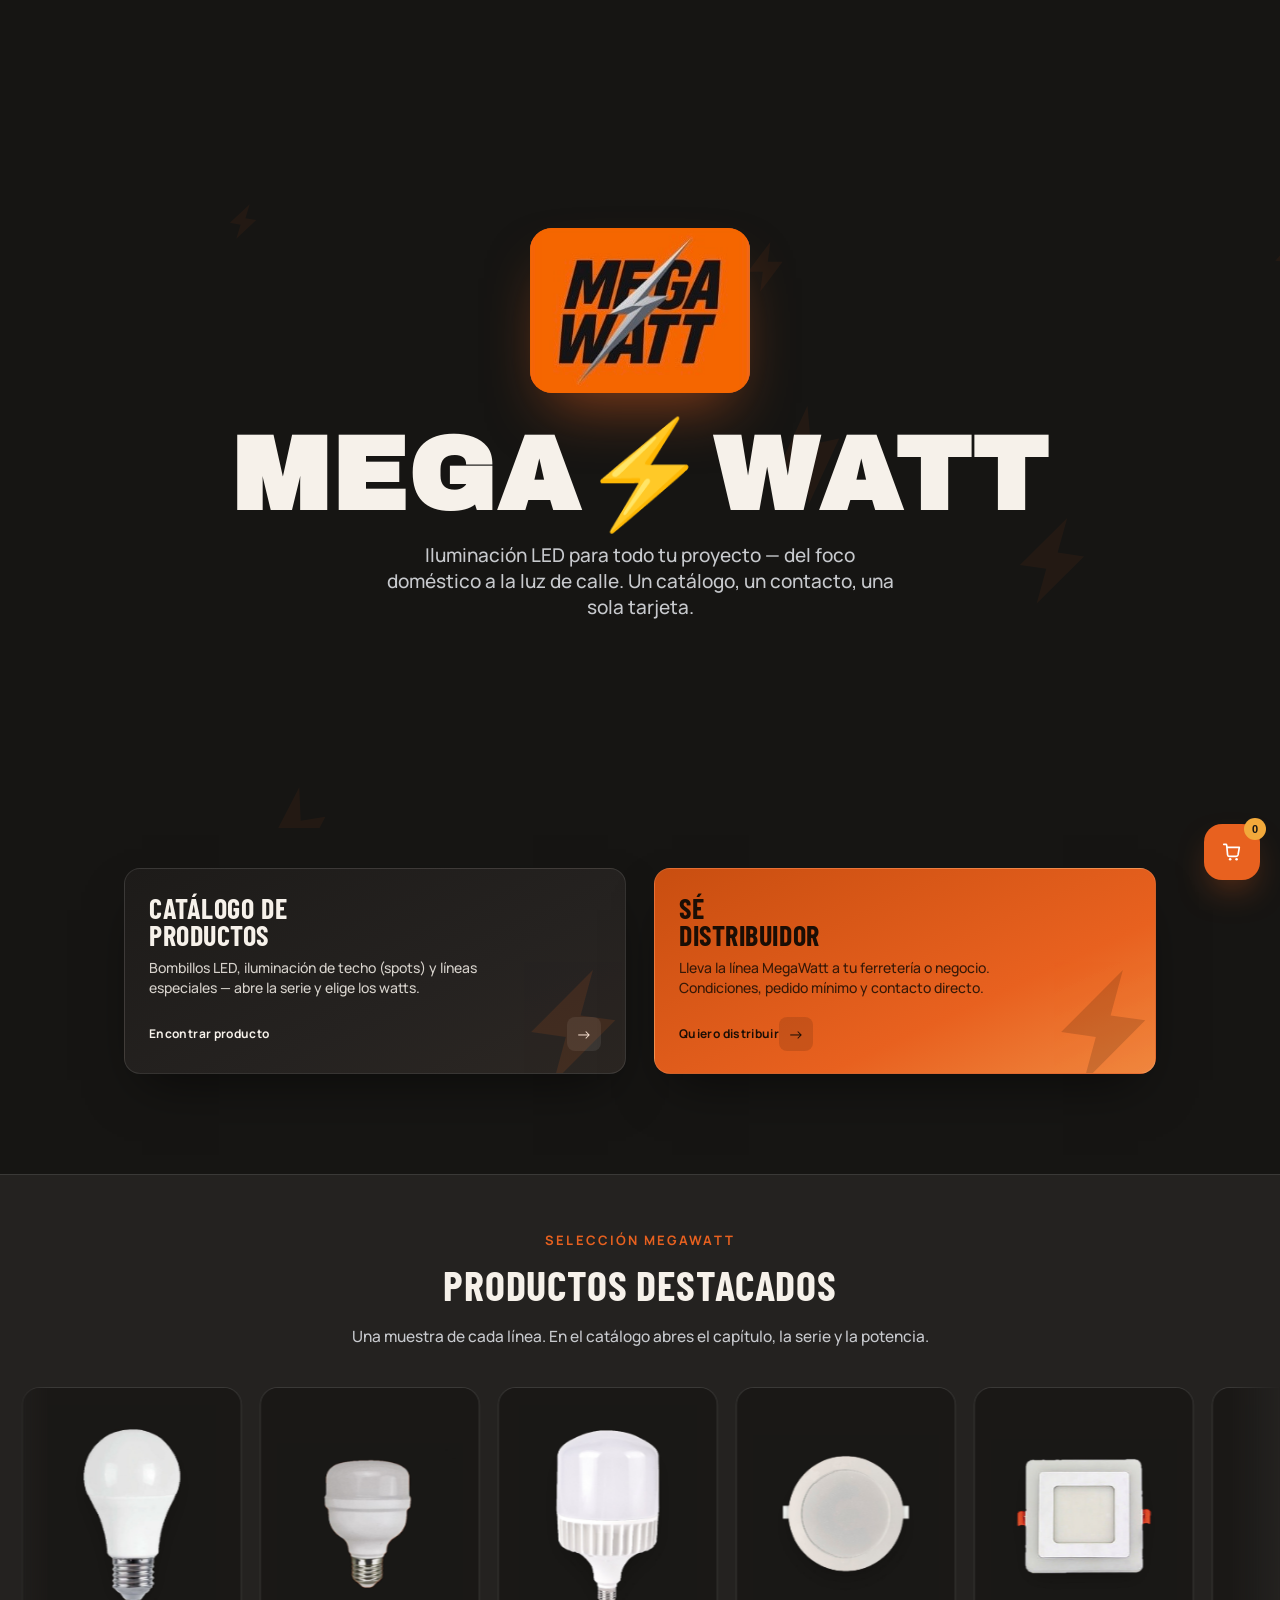
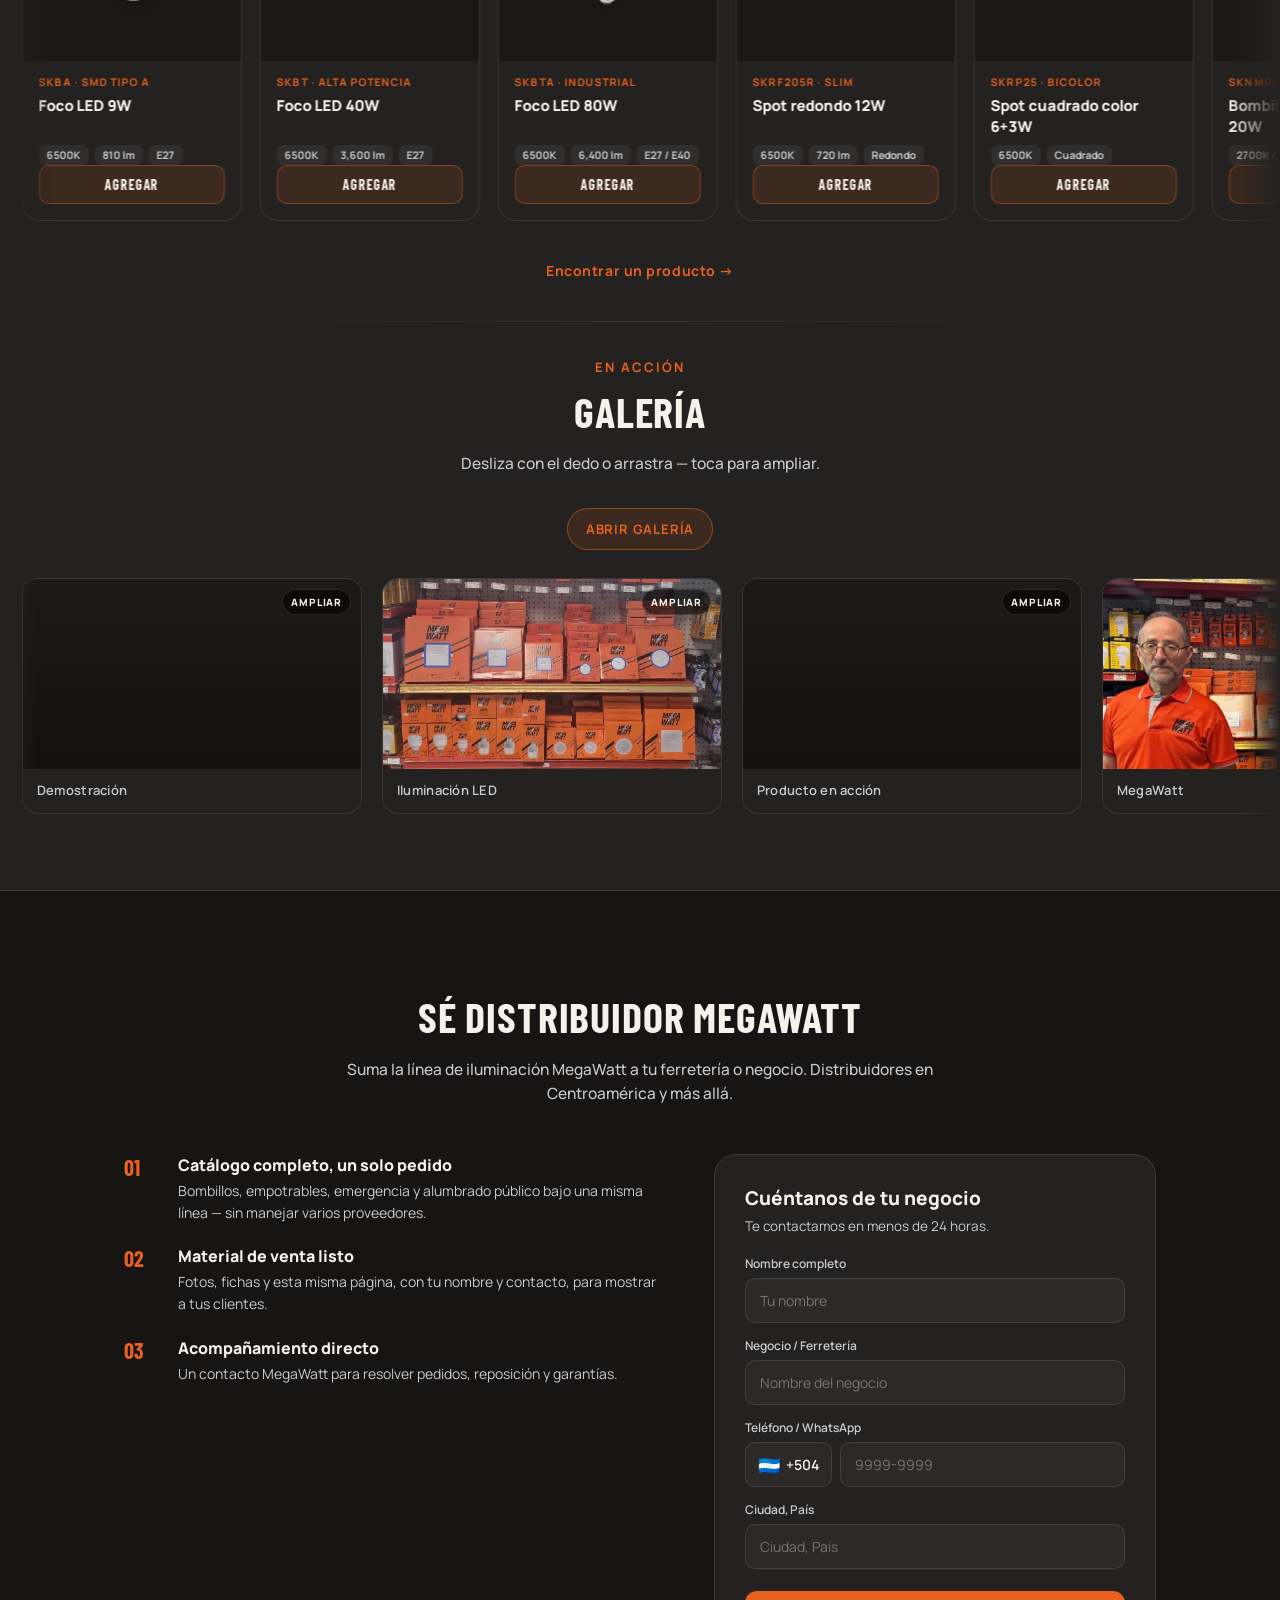
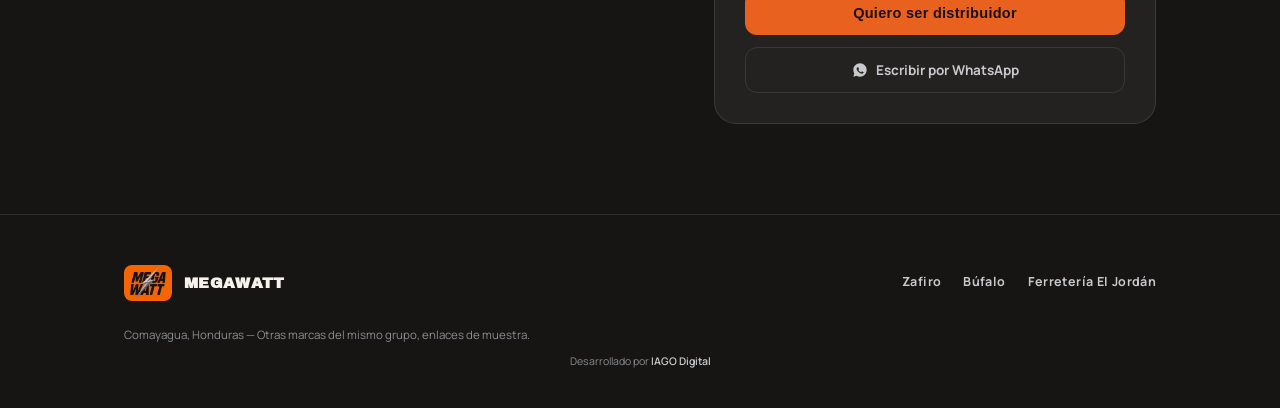
<file: index.html>
<!DOCTYPE html>
<html lang="es">
<head>
  <meta charset="UTF-8" />
  <meta name="viewport" content="width=device-width, initial-scale=1.0" />
  <title>MEGAWATT — Iluminación</title>
  <meta name="description" content="Iluminación LED MegaWatt en Comayagua, Honduras. Bombillos, empotrables, emergencia y alumbrado público. Catálogo completo y contacto directo para distribuidores.">
  <link rel="icon" href="assets/images/logo.jpeg" type="image/jpeg">
  <link rel="apple-touch-icon" href="assets/images/logo.jpeg">
  <meta property="og:type" content="website">
  <meta property="og:title" content="MEGAWATT — Iluminación">
  <meta property="og:description" content="Iluminación LED MegaWatt en Comayagua, Honduras. Bombillos, empotrables, emergencia y alumbrado público. Catálogo completo y contacto directo para distribuidores.">
  <meta property="og:image" content="https://mega-watt-wheat.vercel.app/assets/images/logo.jpeg">
  <meta property="og:url" content="https://mega-watt-wheat.vercel.app/">
  <meta property="og:locale" content="es_HN">
  <link rel="preconnect" href="https://fonts.gstatic.com" crossorigin>
  <link href="https://fonts.googleapis.com/css2?family=Archivo+Black&family=Barlow+Condensed:wght@500;600;700&family=Manrope:wght@400;500;600;700;800&display=swap" rel="stylesheet">
  <link rel="stylesheet" href="assets/css/shared.css?v=skbt-frame">
</head>
<body>

  <section class="hero" id="hero">
    <div class="bolt-field" id="boltField"></div>
    <div class="hero-mark" id="heroMark">
      <img src="assets/images/logo.jpeg" alt="MEGA WATT">
    </div>
    <h1 class="wordmark">MEGA<span class="bolt-char">⚡</span>WATT</h1>
    <p class="tag">Iluminación LED para todo tu proyecto — del foco doméstico a la luz de calle. Un catálogo, un contacto, una sola tarjeta.</p>
  </section>

  <section class="stack-section">
    <div class="container">
      <div class="cards-wrap">
        <a class="action-card card-products reveal reveal-from-left" id="catalogCard" href="productos.html">
          <svg class="ghost-bolt" viewBox="0 0 24 24" fill="var(--orange)"><path d="M13 2L4 14h6l-1 8 9-12h-6l1-8z"/></svg>
          <div>
            <h3>Catálogo de<br>Productos</h3>
            <p>Bombillos LED, iluminación de techo (spots) y líneas especiales — abre la serie y elige los watts.</p>
          </div>
          <div class="cta-row"><span>Encontrar producto</span><div class="arrow">→</div></div>
        </a>
        <button type="button" class="action-card card-reseller reveal reveal-from-right" onclick="scrollToSection('distribuidor')">
          <svg class="ghost-bolt" viewBox="0 0 24 24" fill="#1b0e05"><path d="M13 2L4 14h6l-1 8 9-12h-6l1-8z"/></svg>
          <div>
            <h3>Sé<br>Distribuidor</h3>
            <p>Lleva la línea MegaWatt a tu ferretería o negocio. Condiciones, pedido mínimo y contacto directo.</p>
          </div>
          <div class="cta-row"><span>Quiero distribuir</span><div class="arrow">→</div></div>
        </button>
      </div>
    </div>
  </section>

  <section class="section alt featured-section" id="destacados">
    <div class="container">
      <div class="section-head reveal">
        <div class="eyebrow">Selección MegaWatt</div>
        <h2>Productos destacados</h2>
        <p>Una muestra de cada línea. En el catálogo abres el capítulo, la serie y la potencia.</p>
      </div>
    </div>

    <div class="featured-carousel reveal" id="featuredCarousel" aria-label="Carrusel de productos destacados">
      <div class="featured-track" id="featuredTrack"></div>
    </div>

    <div class="container">
      <p class="featured-cta reveal">
        <a href="productos.html" id="featuredCatalogLink" class="featured-link">Encontrar un producto →</a>
      </p>
    </div>

    <div class="gallery-divider reveal" aria-hidden="true"></div>

    <div class="container">
      <div class="section-head gallery-head reveal">
        <div class="eyebrow">En acción</div>
        <h2>Galería</h2>
        <p>Desliza con el dedo o arrastra — toca para ampliar.</p>
      </div>
      <div class="gallery-actions reveal">
        <button type="button" class="gallery-open-btn" id="galleryOpenBtn">Abrir galería</button>
      </div>
    </div>

    <div class="gallery-carousel reveal" id="galleryCarousel" aria-label="Galería desplazable" tabindex="0">
      <div class="gallery-track" id="galleryTrack"></div>
    </div>
  </section>

  <section class="section" id="distribuidor">
    <div class="container">
      <div class="section-head reveal">
        <h2>Sé distribuidor MegaWatt</h2>
        <p>Suma la línea de iluminación MegaWatt a tu ferretería o negocio. Distribuidores en Centroamérica y más allá.</p>
      </div>

      <div class="reseller-wrap reveal">
        <div>
          <div class="benefit">
            <div class="num">01</div>
            <div>
              <h4>Catálogo completo, un solo pedido</h4>
              <p>Bombillos, empotrables, emergencia y alumbrado público bajo una misma línea — sin manejar varios proveedores.</p>
            </div>
          </div>
          <div class="benefit">
            <div class="num">02</div>
            <div>
              <h4>Material de venta listo</h4>
              <p>Fotos, fichas y esta misma página, con tu nombre y contacto, para mostrar a tus clientes.</p>
            </div>
          </div>
          <div class="benefit">
            <div class="num">03</div>
            <div>
              <h4>Acompañamiento directo</h4>
              <p>Un contacto MegaWatt para resolver pedidos, reposición y garantías.</p>
            </div>
          </div>
        </div>

        <div class="lead-form">
          <h3>Cuéntanos de tu negocio</h3>
          <div class="sub">Te contactamos en menos de 24 horas.</div>
          <label for="lead-name">Nombre completo</label>
          <input id="lead-name" type="text" placeholder="Tu nombre">
          <label for="lead-business">Negocio / Ferretería</label>
          <input id="lead-business" type="text" placeholder="Nombre del negocio">
          <label for="lead-phone">Teléfono / WhatsApp</label>
          <div class="phone-field">
            <div class="country-picker" id="leadCountryPicker">
              <button type="button" class="country-picker-trigger" id="leadCountryTrigger" aria-haspopup="listbox" aria-expanded="false">
                <span class="country-flag" aria-hidden="true">🇭🇳</span>
                <span class="country-dial">+504</span>
              </button>
              <div class="country-picker-panel" id="leadCountryPanel" role="dialog" aria-label="Seleccionar país">
                <input type="search" id="leadCountrySearch" class="country-picker-search" placeholder="Buscar país o código..." autocomplete="off" enterkeyhint="search">
                <ul class="country-picker-list" id="leadCountryList" role="listbox"></ul>
              </div>
            </div>
            <input id="lead-phone" type="tel" inputmode="tel" placeholder="9999-9999" autocomplete="tel-national">
          </div>
          <label for="lead-city">Ciudad, País</label>
          <input id="lead-city" type="text" placeholder="Ciudad, País">
          <button type="button" class="submit-btn">Quiero ser distribuidor</button>
          <a class="wa-link" href="https://wa.me/50495002199" target="_blank" rel="noopener">
            <svg width="16" height="16" viewBox="0 0 24 24" fill="currentColor"><path d="M12 2C6.48 2 2 6.48 2 12c0 1.85.5 3.58 1.36 5.07L2 22l5.06-1.33A9.94 9.94 0 0 0 12 22c5.52 0 10-4.48 10-10S17.52 2 12 2zm5.2 14.2c-.22.62-1.28 1.2-1.77 1.24-.45.04-.9.23-3.03-.63-2.57-1.03-4.24-3.6-4.37-3.77-.13-.17-1.04-1.38-1.04-2.63 0-1.25.65-1.86.89-2.11.22-.24.5-.3.66-.3h.48c.15 0 .36-.03.55.42.22.53.75 1.83.82 1.96.06.13.1.28.02.45-.08.17-.13.27-.25.42-.13.15-.27.33-.38.44-.13.13-.26.27-.11.53.15.27.68 1.13 1.47 1.83 1.01.9 1.86 1.18 2.13 1.31.27.13.42.11.58-.07.15-.18.65-.76.83-1.02.17-.26.34-.22.57-.13.23.08 1.47.7 1.72.82.25.13.42.19.48.3.06.11.06.62-.16 1.24z"/></svg>
            Escribir por WhatsApp
          </a>
        </div>
      </div>
    </div>
  </section>

  <footer>
    <div class="container">
      <div class="foot-row">
        <div class="foot-mark">
          <img class="foot-logo" src="assets/images/logo.jpeg" alt="MEGA WATT">
          <b>MEGAWATT</b>
        </div>
        <div class="brand-links">
          <a href="#" onclick="return false;">Zafiro</a>
          <a href="#" onclick="return false;">Búfalo</a>
          <a href="#" onclick="return false;">Ferretería El Jordán</a>
        </div>
      </div>
      <div class="foot-fine">Comayagua, Honduras — Otras marcas del mismo grupo, enlaces de muestra.</div>
      <div class="foot-credit">
        Desarrollado por <a href="https://www.iagodigital.com/" target="_blank" rel="noopener">IAGO Digital</a>
      </div>
    </div>
  </footer>

  <script src="assets/js/sellers.js"></script>
  <script src="assets/js/seller.js"></script>
  <script src="assets/js/whatsapp.js"></script>
  <script src="assets/js/country-codes.js"></script>
  <script src="assets/js/contact.js"></script>
  <script src="assets/js/products.js?v=user-alta3"></script>
  <script src="assets/js/cart.js"></script>
  <script src="assets/js/gallery.js"></script>
  <script src="assets/js/landing.js"></script>
  <script>
    initSeller();
    initContact();
    initFeatured();
    initCart();
    initGallery();
    initLanding();
  </script>
</body>
</html>
</file>
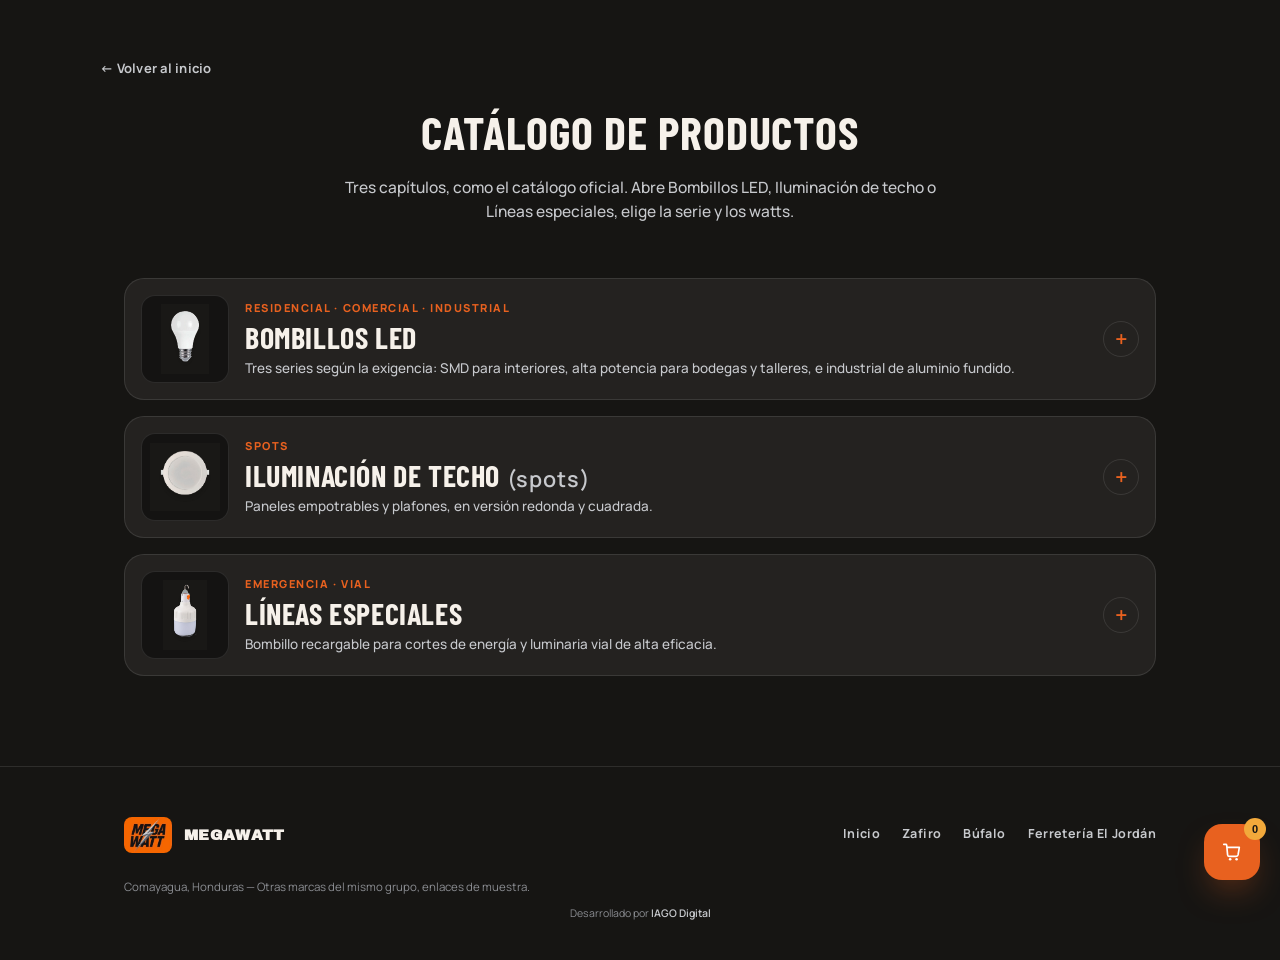
<file: productos.html>
<!DOCTYPE html>
<html lang="es">
<head>
  <meta charset="UTF-8" />
  <meta name="viewport" content="width=device-width, initial-scale=1.0" />
  <title>Catálogo — MEGAWATT</title>
  <meta name="description" content="Catálogo MegaWatt: bombillos LED, iluminación de techo (spots) y líneas especiales. Elige la serie y los watts — Comayagua, Honduras.">
  <link rel="icon" href="assets/images/logo.jpeg" type="image/jpeg">
  <link rel="apple-touch-icon" href="assets/images/logo.jpeg">
  <meta property="og:type" content="website">
  <meta property="og:title" content="Catálogo — MEGAWATT">
  <meta property="og:description" content="Catálogo MegaWatt: bombillos LED, iluminación de techo (spots) y líneas especiales. Elige la serie y los watts — Comayagua, Honduras.">
  <meta property="og:image" content="https://mega-watt-wheat.vercel.app/assets/images/logo.jpeg">
  <meta property="og:url" content="https://mega-watt-wheat.vercel.app/productos.html">
  <meta property="og:locale" content="es_HN">
  <link rel="preconnect" href="https://fonts.googleapis.com">
  <link rel="preconnect" href="https://fonts.gstatic.com" crossorigin>
  <link href="https://fonts.googleapis.com/css2?family=Archivo+Black&family=Barlow+Condensed:wght@500;600;700&family=Manrope:wght@400;500;600;700;800&display=swap" rel="stylesheet">
  <link rel="stylesheet" href="assets/css/shared.css?v=skbt-frame">
</head>
<body class="page-catalog">

  <div class="container page-head">
    <a class="back-link" href="index.html" id="backLink">← Volver al inicio</a>
    <div class="section-head">
      <h2>Catálogo de productos</h2>
      <p>Tres capítulos, como el catálogo oficial. Abre Bombillos LED, Iluminación de techo o Líneas especiales, elige la serie y los watts.</p>
    </div>
  </div>

  <div class="container finder-wrap">
    <div id="catalogTree" class="catalog-tree"></div>
  </div>

  <footer>
    <div class="container">
      <div class="foot-row">
        <div class="foot-mark">
          <img class="foot-logo" src="assets/images/logo.jpeg" alt="MEGA WATT">
          <b>MEGAWATT</b>
        </div>
        <div class="brand-links">
          <a href="index.html" id="footerHome">Inicio</a>
          <a href="#" onclick="return false;">Zafiro</a>
          <a href="#" onclick="return false;">Búfalo</a>
          <a href="#" onclick="return false;">Ferretería El Jordán</a>
        </div>
      </div>
      <div class="foot-fine">Comayagua, Honduras — Otras marcas del mismo grupo, enlaces de muestra.</div>
      <div class="foot-credit">
        Desarrollado por <a href="https://www.iagodigital.com/" target="_blank" rel="noopener">IAGO Digital</a>
      </div>
    </div>
  </footer>

  <script src="assets/js/sellers.js"></script>
  <script src="assets/js/seller.js"></script>
  <script src="assets/js/whatsapp.js"></script>
  <script src="assets/js/products.js?v=user-alta3"></script>
  <script src="assets/js/cart.js"></script>
  <script>
    initSeller();
    initCatalog();
    initCart();
  </script>
</body>
</html>
</file>
<file: assets/css/shared.css>
:root {
  --orange: #E8611F;
  --orange-deep: #C94E10;
  --charcoal: #161513;
  --charcoal-soft: #242220;
  --steel: #8B8D92;
  --steel-light: #C7C9CD;
  --paper: #F6F1EA;
  --amber: #F2A93B;
  --line: rgba(255, 255, 255, 0.10);
}

* { box-sizing: border-box; }
html {
  scroll-behavior: smooth;
  overflow-x: clip;
  max-width: 100%;
}

body {
  margin: 0;
  background: var(--charcoal);
  color: var(--paper);
  font-family: 'Manrope', sans-serif;
  overflow-x: clip;
  max-width: 100%;
  overscroll-behavior-x: none;
}

h1, h2, h3, .display {
  font-family: 'Barlow Condensed', sans-serif;
  text-transform: uppercase;
  letter-spacing: 0.02em;
  font-weight: 700;
}

.wordmark {
  font-family: 'Archivo Black', sans-serif;
  text-transform: uppercase;
}

a { color: inherit; }
.container { max-width: 1080px; margin: 0 auto; padding: 0 24px; }

/* ---------- hero ---------- */
.hero {
  position: relative;
  min-height: 92vh;
  display: flex;
  flex-direction: column;
  align-items: center;
  justify-content: center;
  text-align: center;
  padding: 80px 24px 60px;
  overflow: hidden;
}

.bolt-field {
  position: absolute;
  inset: 0;
  z-index: 0;
  pointer-events: none;
}

.bolt-field svg {
  position: absolute;
  opacity: 0.06;
}

.hero-mark {
  position: relative;
  z-index: 2;
  width: min(220px, 56vw);
  aspect-ratio: 4 / 3;
  background: var(--orange);
  border-radius: 22px;
  display: flex;
  align-items: center;
  justify-content: center;
  box-shadow: 0 30px 60px -20px rgba(232, 97, 31, 0.55);
  margin-bottom: 38px;
  transform: translateY(0);
  transition: transform .2s ease-out;
  overflow: hidden;
}

.hero-mark img {
  width: 100%;
  height: 100%;
  object-fit: cover;
  display: block;
}

.hero h1 {
  position: relative;
  z-index: 2;
  font-size: clamp(36px, 10vw, 104px);
  line-height: 0.86;
  margin: 0;
  color: var(--paper);
  max-width: 100%;
  padding-inline: 12px;
}

.hero h1 .bolt-char {
  color: var(--orange);
  font-family: 'Archivo Black', sans-serif;
}

.hero p.tag {
  position: relative;
  z-index: 2;
  color: var(--steel-light);
  font-size: clamp(15px, 2vw, 19px);
  max-width: 520px;
  margin: 22px auto 0;
  font-weight: 500;
}

/* ---------- card stack ---------- */
.stack-section { padding: 40px 0 100px; }

.cards-wrap {
  display: grid;
  grid-template-columns: 1fr 1fr;
  gap: 28px;
  perspective: 1400px;
}

@media (max-width: 760px) {
  .cards-wrap { grid-template-columns: 1fr; }
}

.action-card {
  position: relative;
  border-radius: 16px;
  padding: 26px 24px 22px;
  min-height: unset;
  display: flex;
  flex-direction: column;
  justify-content: flex-start;
  gap: 18px;
  cursor: pointer;
  border: 1px solid var(--line);
  box-shadow: 0 24px 50px -18px rgba(0, 0, 0, 0.55);
  transition: transform .45s cubic-bezier(.2, .8, .2, 1), box-shadow .45s ease;
  transform-style: preserve-3d;
  overflow: hidden;
  text-decoration: none;
  color: inherit;
  font: inherit;
  text-align: left;
  width: 100%;
  appearance: none;
  -webkit-appearance: none;
}

.action-card:hover { box-shadow: 0 34px 70px -18px rgba(0, 0, 0, 0.65); }
.action-card.card-products { background: linear-gradient(155deg, #1d1b19, #252220 60%, #2c2723); }
.action-card.card-reseller {
  background: linear-gradient(155deg, var(--orange-deep), var(--orange) 65%, #f0873f);
  color: #1b0e05;
}

.action-card h3 { font-size: 28px; margin: 0; line-height: 0.95; }

.action-card p {
  font-family: 'Manrope', sans-serif;
  font-weight: 500;
  font-size: 14px;
  line-height: 1.45;
  margin: 10px 0 0;
  opacity: .85;
  max-width: 85%;
}

.action-card .cta-row {
  display: flex;
  align-items: center;
  justify-content: space-between;
  margin-top: 0;
}

.action-card .cta-row span {
  font-size: 12px;
  font-weight: 700;
  letter-spacing: .03em;
}

.action-card .arrow {
  width: 34px;
  height: 34px;
  border-radius: 8px;
  display: flex;
  align-items: center;
  justify-content: center;
  background: rgba(255, 255, 255, 0.08);
  transition: transform .3s ease, background .3s ease;
}

.action-card.card-reseller .arrow { background: rgba(0, 0, 0, 0.12); }
.action-card:hover .arrow { transform: translateX(5px); background: rgba(255, 255, 255, 0.16); }
.action-card.card-reseller:hover .arrow { background: rgba(0, 0, 0, 0.2); }

.action-card .ghost-bolt {
  position: absolute;
  right: -24px;
  bottom: -24px;
  width: 140px;
  opacity: .12;
  transform: rotate(8deg);
}

.action-card.card-reseller .ghost-bolt { opacity: .16; }

/* ---------- section shell ---------- */
.section {
  padding: 90px 0;
  overflow-x: clip;
}

.featured-section {
  padding: 56px 0 64px;
  overflow-x: clip;
}
.featured-section .section-head { margin-bottom: 32px; }
.section.alt {
  background: var(--charcoal-soft);
  border-top: 1px solid var(--line);
  border-bottom: 1px solid var(--line);
}

.page-head { padding: 56px 0 10px; }

.back-link {
  display: inline-flex;
  align-items: center;
  gap: 8px;
  font-size: 13px;
  font-weight: 700;
  color: var(--steel-light);
  text-decoration: none;
  letter-spacing: .02em;
}

.back-link:hover { color: var(--orange); }

.section-head {
  text-align: center;
  max-width: 640px;
  margin: 0 auto 48px;
}

.page-head .section-head { margin: 26px auto 44px; }

.section-head .eyebrow {
  color: var(--orange);
  font-size: 13px;
  letter-spacing: 0.16em;
  font-weight: 700;
  text-transform: uppercase;
}

.section-head h2 {
  font-size: clamp(28px, 4.5vw, 42px);
  margin: 10px 0 12px;
  color: var(--paper);
}

.page-head .section-head h2 { font-size: clamp(30px, 5vw, 46px); }

.section-head p {
  color: var(--steel-light);
  font-size: 15.5px;
  font-weight: 500;
  line-height: 1.6;
}

/* ---------- catalog ---------- */
.filters {
  display: flex;
  gap: 16px;
  flex-wrap: wrap;
  justify-content: center;
  align-items: flex-end;
  padding: 10px 16px;
  margin: 0 0 40px;
  border-radius: 16px;
  background: rgba(255, 255, 255, 0.03);
  border: 1px solid var(--line);
}

.filter-group {
  display: flex;
  flex-direction: column;
  gap: 6px;
  align-items: flex-start;
}

.filter-group .fg-label {
  font-size: 11px;
  letter-spacing: .14em;
  text-transform: uppercase;
  color: var(--steel);
}

.filter-dropdown {
  position: relative;
}

.filter-dropdown.is-disabled .filter-dropdown-trigger {
  opacity: 0.45;
  cursor: not-allowed;
}

.filter-dropdown-trigger {
  display: inline-flex;
  align-items: center;
  min-width: 148px;
  padding: 8px 32px 8px 12px;
  border-radius: 8px;
  border: 1px solid var(--line);
  background: rgba(255, 255, 255, 0.04);
  color: var(--steel-light);
  font-family: 'Manrope', sans-serif;
  font-size: 13px;
  font-weight: 600;
  cursor: pointer;
  background-image: url("data:image/svg+xml,%3Csvg xmlns='http://www.w3.org/2000/svg' width='12' height='8' viewBox='0 0 12 8'%3E%3Cpath fill='%23a8b4c4' d='M1 1l5 5 5-5'/%3E%3C/svg%3E");
  background-repeat: no-repeat;
  background-position: right 10px center;
  transition: border-color .15s ease, background-color .15s ease;
}

.filter-dropdown-trigger:hover,
.filter-dropdown.open .filter-dropdown-trigger {
  border-color: rgba(232, 97, 31, 0.55);
  background-color: rgba(255, 255, 255, 0.06);
}

.filter-dropdown-trigger:focus-visible {
  outline: none;
  border-color: var(--orange);
}

.filter-dropdown-value {
  white-space: nowrap;
}

.filter-dropdown-panel {
  position: absolute;
  z-index: 30;
  top: calc(100% + 6px);
  left: 0;
  min-width: 140px;
  padding: 6px;
  background: #1e1c1a;
  border: 1px solid var(--line);
  border-radius: 12px;
  box-shadow: 0 14px 32px rgba(0, 0, 0, 0.42);
}

.filter-dropdown[data-layout="grid"] .filter-dropdown-panel {
  width: 188px;
}

.filter-dropdown-list {
  list-style: none;
  margin: 0;
  padding: 0;
}

.filter-dropdown-list--grid {
  display: grid;
  grid-template-columns: repeat(3, 1fr);
  gap: 4px;
  max-height: 220px;
  overflow-y: auto;
  -webkit-overflow-scrolling: touch;
}

.filter-dropdown-option {
  width: 100%;
  padding: 6px 8px;
  border: 0;
  border-radius: 8px;
  background: transparent;
  color: var(--paper);
  font-family: 'Manrope', sans-serif;
  font-size: 13px;
  font-weight: 600;
  text-align: center;
  cursor: pointer;
  transition: background .15s ease;
}

.filter-dropdown:not([data-layout="grid"]) .filter-dropdown-option {
  text-align: left;
}

.filter-dropdown-option:hover,
.filter-dropdown-option.is-selected {
  background: rgba(232, 97, 31, 0.14);
}

.filter-dropdown-empty {
  display: block;
  padding: 8px 10px;
  color: var(--steel);
  font-size: 12.5px;
  font-weight: 600;
}

.grid {
  display: grid;
  grid-template-columns: repeat(auto-fill, minmax(220px, 1fr));
  gap: 18px;
}

.page-catalog .finder-wrap {
  padding-bottom: 90px;
}

.catalog-tree {
  display: flex;
  flex-direction: column;
  gap: 16px;
}

.cat-card {
  background: var(--charcoal-soft);
  border: 1px solid var(--line);
  border-radius: 20px;
  overflow: hidden;
  transition: border-color 0.2s ease;
}

.cat-card.is-open {
  border-color: rgba(232, 97, 31, 0.55);
}

.cat-card-toggle {
  width: 100%;
  display: grid;
  grid-template-columns: 88px 1fr auto;
  gap: 16px;
  align-items: center;
  padding: 16px;
  border: 0;
  background: transparent;
  color: inherit;
  font: inherit;
  text-align: left;
  cursor: pointer;
}

.cat-card-thumb {
  width: 88px;
  height: 88px;
  border-radius: 14px;
  overflow: hidden;
  background: #141312;
  border: 1px solid var(--line);
}

.cat-card-thumb img {
  width: 100%;
  height: 100%;
  object-fit: contain;
  padding: 8px;
  display: block;
}

.cat-card-copy {
  display: flex;
  flex-direction: column;
  gap: 4px;
  min-width: 0;
}

.cat-card-copy .eyebrow {
  color: var(--orange);
  font-size: 11px;
  letter-spacing: 0.14em;
  font-weight: 800;
  text-transform: uppercase;
}

.cat-card-title {
  font-family: 'Barlow Condensed', sans-serif;
  font-size: clamp(22px, 3vw, 30px);
  font-weight: 700;
  letter-spacing: 0.02em;
  text-transform: uppercase;
  color: var(--paper);
}

.cat-note {
  color: var(--steel-light);
  font-size: 0.72em;
  letter-spacing: 0.04em;
  text-transform: none;
  font-family: 'Manrope', sans-serif;
  font-weight: 600;
}

.cat-card-intro {
  color: var(--steel-light);
  font-size: 13.5px;
  font-weight: 500;
  line-height: 1.45;
}

.cat-card-chevron {
  width: 36px;
  height: 36px;
  border-radius: 999px;
  border: 1px solid var(--line);
  display: grid;
  place-items: center;
  color: var(--orange);
  font-size: 22px;
  font-weight: 600;
  line-height: 1;
}

.cat-card-body {
  padding: 0 16px 18px;
  border-top: 1px solid var(--line);
}

.shape-toggle {
  display: flex;
  align-items: center;
  justify-content: space-between;
  gap: 12px;
  padding: 14px 0 6px;
}

.shape-toggle-label {
  font-size: 11px;
  letter-spacing: 0.14em;
  text-transform: uppercase;
  color: var(--steel);
  font-weight: 800;
}

.shape-toggle-track {
  display: grid;
  grid-template-columns: 1fr 1fr;
  background: rgba(255, 255, 255, 0.04);
  border: 1px solid var(--line);
  border-radius: 999px;
  padding: 3px;
  min-width: 220px;
}

.shape-toggle-btn {
  border: 0;
  background: transparent;
  color: var(--steel-light);
  font-family: inherit;
  font-size: 13px;
  font-weight: 700;
  padding: 8px 14px;
  border-radius: 999px;
  cursor: pointer;
}

.shape-toggle-btn.is-selected {
  background: var(--orange);
  color: #fff;
}

.series-grid {
  display: grid;
  gap: 12px;
  margin: 12px 0 4px;
}

.series-grid--3 {
  grid-template-columns: repeat(3, minmax(0, 1fr));
}

.series-grid--2 {
  grid-template-columns: repeat(2, minmax(0, 1fr));
}

.series-card {
  display: grid;
  grid-template-columns: 64px 1fr;
  gap: 12px;
  align-items: center;
  padding: 12px;
  border-radius: 16px;
  border: 1px solid var(--line);
  background: rgba(255, 255, 255, 0.03);
  color: inherit;
  font: inherit;
  text-align: left;
  cursor: pointer;
  transition: border-color 0.2s ease, transform 0.2s ease;
}

.series-card:hover,
.series-card.is-selected {
  border-color: rgba(232, 97, 31, 0.6);
  transform: translateY(-2px);
}

.series-card.is-selected {
  background: rgba(232, 97, 31, 0.1);
}

.series-card-thumb {
  width: 64px;
  height: 64px;
  border-radius: 12px;
  overflow: hidden;
  background: #141312;
  display: flex;
  align-items: center;
  justify-content: center;
  padding: 8px;
}

.series-card-thumb img {
  width: auto;
  height: auto;
  max-width: 100%;
  max-height: 100%;
  object-fit: contain;
  object-position: center;
  display: block;
}

.series-card-copy {
  display: flex;
  flex-direction: column;
  gap: 4px;
  min-width: 0;
}

.series-card-title {
  font-family: 'Barlow Condensed', sans-serif;
  font-size: 16px;
  font-weight: 700;
  letter-spacing: 0.02em;
  text-transform: uppercase;
  color: var(--paper);
}

.series-detail {
  display: grid;
  grid-template-columns: minmax(200px, 0.85fr) 1.15fr;
  gap: 22px;
  align-items: center;
  margin-top: 14px;
  padding: 16px;
  border-radius: 18px;
  background: #141312;
  border: 1px solid var(--line);
}

.watt-block {
  margin: 16px 0 4px;
}

.watt-label {
  font-size: 11px;
  letter-spacing: 0.14em;
  text-transform: uppercase;
  color: var(--steel);
  font-weight: 800;
  margin-bottom: 8px;
}

.watt-pills {
  display: flex;
  flex-wrap: wrap;
  gap: 8px;
}

.watt-pill {
  border: 1px solid var(--line);
  background: rgba(255, 255, 255, 0.04);
  color: var(--paper);
  font-family: inherit;
  font-size: 13px;
  font-weight: 800;
  padding: 8px 12px;
  border-radius: 999px;
  cursor: pointer;
}

.watt-pill.is-selected,
.watt-pill:hover {
  border-color: var(--orange);
  background: rgba(232, 97, 31, 0.16);
  color: #fff;
}

.finder-photo {
  aspect-ratio: 1 / 1;
  background: #101010;
  border-radius: 16px;
  overflow: hidden;
  display: flex;
  align-items: center;
  justify-content: center;
  padding: 18%;
}

.finder-photo img,
.finder-photo video {
  width: auto;
  height: auto;
  max-width: 100%;
  max-height: 100%;
  object-fit: contain;
  object-position: center;
  display: block;
}

.finder-copy .p-cat {
  margin-bottom: 2px;
}

.finder-copy h3 {
  font-size: clamp(22px, 3.2vw, 32px);
  margin: 6px 0 8px;
  color: var(--paper);
}

.finder-copy p {
  margin: 0;
  color: var(--steel-light);
  font-size: 14.5px;
  font-weight: 500;
  line-height: 1.55;
}

.finder-hint {
  margin-top: 14px !important;
  color: var(--amber) !important;
  font-weight: 700 !important;
}

.finder-specs {
  width: 100%;
  border-collapse: collapse;
  margin: 18px 0 8px;
}

.finder-specs th,
.finder-specs td {
  padding: 8px 0;
  border-bottom: 1px solid var(--line);
  font-size: 13.5px;
  text-align: left;
}

.finder-specs th {
  width: 42%;
  color: var(--steel);
  font-weight: 700;
  letter-spacing: 0.04em;
  text-transform: uppercase;
  font-size: 11px;
}

.finder-specs td {
  color: var(--paper);
  font-weight: 700;
}

.finder-copy .add-to-cart-btn {
  margin-top: 18px;
  max-width: 280px;
}

@media (max-width: 860px) {
  .series-grid--3,
  .series-grid--2 {
    grid-template-columns: 1fr;
  }

  .series-detail {
    grid-template-columns: 1fr;
  }

  .cat-card-toggle {
    grid-template-columns: 68px 1fr auto;
    gap: 12px;
    padding: 14px;
  }

  .cat-card-thumb {
    width: 68px;
    height: 68px;
  }

  .cat-card-intro {
    display: none;
  }

  .shape-toggle {
    flex-direction: column;
    align-items: flex-start;
  }

  .shape-toggle-track {
    width: 100%;
    min-width: 0;
  }

  .finder-photo {
    aspect-ratio: 4 / 5;
  }
}

.product-card {
  background: var(--charcoal-soft);
  border: 1px solid var(--line);
  border-radius: 18px;
  overflow: hidden;
  transition: transform .25s ease, border-color .25s ease;
}

.product-card:hover {
  transform: translateY(-4px);
  border-color: rgba(232, 97, 31, 0.5);
}

/* ---------- featured carousel ---------- */
.featured-section .featured-carousel {
  margin-top: 4px;
}

.featured-carousel {
  overflow: hidden;
  touch-action: pan-y;
  cursor: grab;
  user-select: none;
  -webkit-user-select: none;
  -webkit-mask-image: linear-gradient(90deg, transparent, #000 4%, #000 96%, transparent);
  mask-image: linear-gradient(90deg, transparent, #000 4%, #000 96%, transparent);
  padding: 6px 0 10px;
}

.featured-carousel.is-dragging {
  cursor: grabbing;
  touch-action: none;
}

.featured-track {
  display: flex;
  align-items: stretch;
  gap: 18px;
  width: max-content;
  will-change: transform;
  padding: 0 24px;
  transform: translate3d(0, 0, 0);
}

.featured-track .featured-card,
.featured-track img,
.featured-track video {
  -webkit-user-drag: none;
  user-drag: none;
}

.featured-track .featured-card {
  flex: 0 0 220px;
  display: flex;
  flex-direction: column;
}

.featured-track .featured-photo {
  aspect-ratio: 4 / 5;
  width: 100%;
  height: auto;
  flex-shrink: 0;
  background: linear-gradient(180deg, #1c1a18 0%, #121110 100%);
}

.featured-track .featured-photo img,
.featured-track .featured-photo video {
  width: 100%;
  height: 100%;
  object-fit: contain;
  object-position: center;
}

.featured-track .featured-photo.is-studio img {
  padding: 8%;
}

.featured-track .p-body {
  flex: 1;
  display: flex;
  flex-direction: column;
  min-height: 156px;
}

.featured-track .p-body h4 {
  flex: 1;
}

.featured-track .add-to-cart-btn {
  margin-top: auto;
}

.featured-cta {
  text-align: center;
  margin: 28px 0 0;
}

.featured-link {
  display: inline-flex;
  align-items: center;
  gap: 6px;
  font-size: 14px;
  font-weight: 700;
  letter-spacing: 0.04em;
  color: var(--orange);
  text-decoration: none;
  transition: color 0.2s ease, gap 0.2s ease;
}

.featured-link:hover {
  color: var(--amber);
  gap: 10px;
}

.featured-carousel--static {
  overflow-x: auto;
  -webkit-mask-image: none;
  mask-image: none;
  scroll-snap-type: x mandatory;
  scrollbar-width: thin;
}

.featured-carousel--static .featured-track {
  transform: none !important;
}

.featured-carousel--static .featured-card {
  scroll-snap-align: start;
}

@media (max-width: 640px) {
  .featured-track .featured-card {
    flex-basis: min(200px, 78vw);
  }
}

@media (prefers-reduced-motion: reduce) {
  .featured-carousel:not(.featured-carousel--static) {
    overflow-x: auto;
    -webkit-mask-image: none;
    mask-image: none;
    scroll-snap-type: x mandatory;
  }

  .featured-carousel:not(.featured-carousel--static) .featured-track {
    transform: none !important;
  }

  .featured-carousel:not(.featured-carousel--static) .featured-card {
    scroll-snap-align: start;
  }
}

/* ---------- gallery carousel ---------- */
.gallery-divider {
  height: 1px;
  max-width: 720px;
  margin: 40px auto 36px;
  background: linear-gradient(90deg, transparent, var(--line), transparent);
}

.gallery-head {
  margin-bottom: 20px;
}

.gallery-actions {
  text-align: center;
  margin-bottom: 24px;
}

.gallery-open-btn {
  appearance: none;
  border: 1px solid rgba(232, 97, 31, 0.55);
  background: rgba(232, 97, 31, 0.12);
  color: var(--orange);
  font-family: inherit;
  font-size: 13px;
  font-weight: 700;
  letter-spacing: 0.06em;
  text-transform: uppercase;
  padding: 11px 18px;
  border-radius: 999px;
  cursor: pointer;
  transition: background 0.2s ease, border-color 0.2s ease, transform 0.2s ease;
}

.gallery-open-btn:hover {
  background: rgba(232, 97, 31, 0.22);
  border-color: var(--orange);
  transform: translateY(-1px);
}

.gallery-carousel {
  overflow: hidden;
  touch-action: none;
  cursor: grab;
  user-select: none;
  -webkit-user-select: none;
  -webkit-mask-image: linear-gradient(90deg, transparent, #000 3%, #000 97%, transparent);
  mask-image: linear-gradient(90deg, transparent, #000 3%, #000 97%, transparent);
  padding: 4px 0 12px;
}

.gallery-carousel.is-dragging {
  cursor: grabbing;
}

.gallery-track {
  display: flex;
  align-items: stretch;
  gap: 20px;
  width: max-content;
  padding: 0 24px;
  will-change: transform;
  transform: translate3d(0, 0, 0);
  transition: none;
}

.gallery-track.is-snapping {
  transition: transform 0.22s cubic-bezier(0.22, 1, 0.36, 1);
}

.gallery-slide {
  flex: 0 0 min(340px, 82vw);
  margin: 0;
  padding: 0;
  border-radius: 16px;
  overflow: hidden;
  border: 1px solid var(--line);
  background: var(--charcoal-soft);
  transition: border-color 0.25s ease, transform 0.25s ease;
  cursor: pointer;
  text-align: left;
  font: inherit;
  color: inherit;
  position: relative;
}

.gallery-slide:hover {
  border-color: rgba(232, 97, 31, 0.45);
  transform: translateY(-3px);
}

.gallery-slide:focus-visible {
  outline: 2px solid var(--orange);
  outline-offset: 3px;
}

.gallery-media {
  display: block;
  aspect-ratio: 16 / 9;
  background: linear-gradient(180deg, #1c1a18 0%, #121110 100%);
  overflow: hidden;
}

.gallery-media img,
.gallery-media video {
  width: 100%;
  height: 100%;
  object-fit: cover;
  object-position: center;
  display: block;
  pointer-events: none;
}

.gallery-caption {
  display: block;
  padding: 12px 14px 14px;
  font-size: 13px;
  font-weight: 600;
  color: var(--steel-light);
  letter-spacing: 0.02em;
}

.gallery-zoom-hint {
  position: absolute;
  top: 10px;
  right: 10px;
  font-size: 10px;
  font-weight: 800;
  letter-spacing: 0.08em;
  text-transform: uppercase;
  color: var(--paper);
  background: rgba(0, 0, 0, 0.55);
  border: 1px solid rgba(255, 255, 255, 0.12);
  padding: 5px 8px;
  border-radius: 999px;
}

/* ---------- gallery lightbox ---------- */
body.gallery-lightbox-open {
  overflow: hidden;
}

.gallery-lightbox {
  position: fixed;
  inset: 0;
  z-index: 1000;
  display: grid;
  place-items: center;
  padding: 24px;
}

.gallery-lightbox[hidden] {
  display: none;
}

.gallery-lightbox-backdrop {
  position: absolute;
  inset: 0;
  background: rgba(8, 7, 6, 0.88);
  backdrop-filter: blur(6px);
}

.gallery-lightbox-dialog {
  position: relative;
  z-index: 1;
  width: min(960px, 100%);
  max-height: calc(100vh - 48px);
  display: flex;
  flex-direction: column;
  gap: 12px;
}

.gallery-lightbox-stage {
  border-radius: 18px;
  overflow: hidden;
  border: 1px solid var(--line);
  background: #101010;
  min-height: min(56vh, 520px);
  display: flex;
  align-items: center;
  justify-content: center;
  transition: opacity 0.25s ease, transform 0.25s ease;
}

.gallery-lightbox-media {
  width: 100%;
  height: 100%;
  display: flex;
  align-items: center;
  justify-content: center;
  min-height: min(56vh, 520px);
}

.gallery-lightbox-media img,
.gallery-lightbox-media video {
  max-width: 100%;
  max-height: min(72vh, 680px);
  width: auto;
  height: auto;
  object-fit: contain;
  display: block;
}

.gallery-lightbox-caption {
  text-align: center;
  color: var(--steel-light);
  font-size: 14px;
  font-weight: 600;
  margin: 0;
}

.gallery-lightbox-close,
.gallery-lightbox-nav {
  position: absolute;
  appearance: none;
  border: 1px solid rgba(255, 255, 255, 0.14);
  background: rgba(0, 0, 0, 0.45);
  color: var(--paper);
  width: 42px;
  height: 42px;
  border-radius: 999px;
  display: grid;
  place-items: center;
  font-size: 24px;
  line-height: 1;
  cursor: pointer;
  transition: background 0.2s ease, border-color 0.2s ease;
}

.gallery-lightbox-close:hover,
.gallery-lightbox-nav:hover {
  background: rgba(232, 97, 31, 0.35);
  border-color: rgba(232, 97, 31, 0.65);
}

.gallery-lightbox-close {
  top: -52px;
  right: 0;
}

.gallery-lightbox-nav {
  top: 50%;
  transform: translateY(-50%);
  z-index: 2;
}

.gallery-lightbox-prev { left: -54px; }
.gallery-lightbox-next { right: -54px; }

@media (max-width: 820px) {
  .gallery-lightbox-prev { left: 8px; }
  .gallery-lightbox-next { right: 8px; }
  .gallery-lightbox-close { top: 8px; right: 8px; }
}

.gallery-lightbox-swipe-hint {
  text-align: center;
  font-size: 12px;
  font-weight: 600;
  letter-spacing: 0.06em;
  text-transform: uppercase;
  color: rgba(255, 255, 255, 0.45);
  margin: 0;
}

.gallery-lightbox-stage.slide-from-left {
  opacity: 0.7;
  transform: translateX(18px);
}

.gallery-lightbox-stage.slide-from-right {
  opacity: 0.7;
  transform: translateX(-18px);
}

@media (prefers-reduced-motion: reduce) {
  .gallery-lightbox-stage {
    transition: none;
  }
}

.p-photo {
  aspect-ratio: 1 / 1;
  background: repeating-linear-gradient(45deg, #1c1a18, #1c1a18 10px, #201e1b 10px, #201e1b 20px);
  display: flex;
  align-items: center;
  justify-content: center;
  position: relative;
  overflow: hidden;
}

.p-photo.ratio-9-16 {
  aspect-ratio: 9 / 16;
}

.p-photo.ratio-5-7 {
  aspect-ratio: 5 / 7;
}

.p-photo img,
.p-photo video {
  width: 100%;
  height: 100%;
  object-fit: cover;
  display: block;
}

.p-photo.is-studio {
  background: #1a1816;
}

.p-photo.is-studio img {
  object-fit: contain;
  padding: 10%;
}

.p-photo span {
  font-size: 11px;
  letter-spacing: .12em;
  text-transform: uppercase;
  font-weight: 700;
  color: var(--steel);
  border: 1px dashed var(--line);
  padding: 6px 10px;
  border-radius: 8px;
  background: rgba(0, 0, 0, 0.35);
}

.p-body { padding: 14px 16px 16px; }

.p-body .p-cat {
  font-size: 10.5px;
  color: var(--orange);
  letter-spacing: .1em;
  text-transform: uppercase;
  font-weight: 700;
}

.p-body h4 {
  font-family: 'Manrope', sans-serif;
  font-size: 15px;
  font-weight: 800;
  margin: 6px 0 8px;
  color: var(--paper);
  text-transform: none;
  letter-spacing: 0;
}

.p-specs {
  display: flex;
  gap: 6px;
  flex-wrap: wrap;
}

.p-specs span {
  font-size: 10.5px;
  font-weight: 700;
  background: rgba(255, 255, 255, 0.06);
  color: var(--steel-light);
  padding: 3px 8px;
  border-radius: 6px;
}

.add-to-cart-btn {
  margin-top: 12px;
  width: 100%;
  border: 1px solid rgba(232, 97, 31, 0.45);
  background: rgba(232, 97, 31, 0.12);
  color: var(--paper);
  font-family: 'Barlow Condensed', sans-serif;
  font-size: 14px;
  font-weight: 700;
  letter-spacing: 0.06em;
  text-transform: uppercase;
  padding: 10px 12px;
  border-radius: 10px;
  cursor: pointer;
  transition: background .2s ease, border-color .2s ease, color .2s ease;
}

.add-to-cart-btn:hover {
  background: var(--orange);
  border-color: var(--orange);
  color: #fff;
}

.add-to-cart-btn.is-in-cart {
  background: rgba(242, 169, 59, 0.16);
  border-color: rgba(242, 169, 59, 0.55);
  color: var(--amber);
}

.add-to-cart-btn.is-in-cart:hover {
  background: var(--amber);
  border-color: var(--amber);
  color: var(--charcoal);
}

.empty-note {
  text-align: center;
  color: var(--steel);
  font-size: 13.5px;
  padding: 40px 0;
}

/* ---------- reseller ---------- */
.reseller-wrap {
  display: grid;
  grid-template-columns: 1.1fr 0.9fr;
  gap: 50px;
  align-items: start;
}

@media (max-width: 820px) {
  .reseller-wrap { grid-template-columns: 1fr; }
}

.benefit {
  display: flex;
  gap: 14px;
  margin-bottom: 22px;
}

.benefit .num {
  font-family: 'Barlow Condensed', sans-serif;
  font-weight: 700;
  font-size: 22px;
  color: var(--orange);
  width: 40px;
  flex-shrink: 0;
}

.benefit h4 {
  margin: 0 0 4px;
  font-size: 16px;
  font-family: 'Manrope', sans-serif;
  font-weight: 800;
  color: var(--paper);
  text-transform: none;
  letter-spacing: 0;
}

.benefit p {
  margin: 0;
  color: var(--steel-light);
  font-size: 14px;
  line-height: 1.55;
}

.lead-form {
  background: var(--charcoal-soft);
  border: 1px solid var(--line);
  border-radius: 22px;
  padding: 30px;
}

.lead-form h3 {
  font-family: 'Manrope', sans-serif;
  text-transform: none;
  font-size: 19px;
  font-weight: 800;
  margin: 0 0 6px;
  color: var(--paper);
  letter-spacing: 0;
}

.lead-form .sub {
  color: var(--steel-light);
  font-size: 13.5px;
  margin-bottom: 20px;
}

.lead-form label {
  display: block;
  font-size: 12px;
  color: var(--steel-light);
  margin: 14px 0 6px;
  font-weight: 600;
}

.lead-form input,
.lead-form select {
  width: 100%;
  padding: 12px 14px;
  border-radius: 10px;
  border: 1px solid var(--line);
  background: rgba(255, 255, 255, 0.04);
  color: var(--paper);
  font-family: 'Manrope', sans-serif;
  font-size: 14px;
}

.lead-form input:focus,
.lead-form select:focus {
  outline: none;
  border-color: var(--orange);
}

.phone-field {
  display: flex;
  gap: 8px;
  align-items: stretch;
}

.phone-field input {
  flex: 1;
  min-width: 0;
}

.country-picker {
  position: relative;
  flex: 0 0 auto;
}

.country-picker-trigger {
  display: inline-flex;
  align-items: center;
  gap: 6px;
  height: 100%;
  min-height: 44px;
  padding: 0 12px;
  border-radius: 10px;
  border: 1px solid var(--line);
  background: rgba(255, 255, 255, 0.04);
  color: var(--paper);
  font-family: 'Manrope', sans-serif;
  font-size: 14px;
  font-weight: 600;
  cursor: pointer;
  transition: border-color 0.2s ease, background 0.2s ease;
}

.country-picker-trigger:hover,
.country-picker.open .country-picker-trigger {
  border-color: rgba(232, 97, 31, 0.55);
  background: rgba(255, 255, 255, 0.06);
}

.country-picker-trigger:focus-visible {
  outline: none;
  border-color: var(--orange);
}

.country-flag {
  font-size: 18px;
  line-height: 1;
}

.country-dial {
  white-space: nowrap;
}

.country-picker-panel {
  position: absolute;
  z-index: 30;
  top: calc(100% + 6px);
  left: 0;
  width: min(340px, calc(100vw - 48px));
  width: min(340px, calc(100dvw - 48px));
  background: #1e1c1a;
  border: 1px solid var(--line);
  border-radius: 14px;
  box-shadow: 0 18px 40px rgba(0, 0, 0, 0.45);
  overflow: hidden;
  opacity: 0;
  visibility: hidden;
  transform: translateY(-6px);
  pointer-events: none;
  transition: opacity 0.18s ease, transform 0.18s ease, visibility 0.18s ease;
}

.country-picker.open .country-picker-panel {
  opacity: 1;
  visibility: visible;
  transform: translateY(0);
  pointer-events: auto;
}

.country-picker-search {
  width: 100%;
  padding: 12px 14px;
  border: 0;
  border-bottom: 1px solid var(--line);
  border-radius: 0;
  background: rgba(255, 255, 255, 0.03);
  color: var(--paper);
  font-family: 'Manrope', sans-serif;
  font-size: 14px;
}

.country-picker-search:focus {
  outline: none;
  background: rgba(255, 255, 255, 0.05);
}

.country-picker-list {
  list-style: none;
  margin: 0;
  padding: 6px;
  max-height: min(280px, 50vh);
  overflow-y: auto;
  -webkit-overflow-scrolling: touch;
}

.country-option {
  width: 100%;
  display: flex;
  align-items: center;
  gap: 10px;
  padding: 11px 10px;
  border: 0;
  border-radius: 10px;
  background: transparent;
  color: var(--paper);
  font-family: 'Manrope', sans-serif;
  font-size: 14px;
  text-align: left;
  cursor: pointer;
  transition: background 0.15s ease;
}

.country-option:hover,
.country-option.is-selected {
  background: rgba(232, 97, 31, 0.14);
}

.country-option-flag {
  flex: 0 0 auto;
  font-size: 18px;
  line-height: 1;
}

.country-option-name {
  flex: 1;
  min-width: 0;
}

.country-option-dial {
  flex: 0 0 auto;
  color: var(--steel-light);
  font-size: 13px;
  font-weight: 600;
}

.country-option-empty {
  padding: 14px 12px;
  color: var(--steel);
  font-size: 13px;
  text-align: center;
}

.submit-btn {
  margin-top: 22px;
  width: 100%;
  padding: 14px;
  border-radius: 12px;
  border: none;
  background: var(--orange);
  color: #1b0e05;
  font-weight: 800;
  font-size: 14.5px;
  cursor: pointer;
  letter-spacing: .02em;
  transition: background .2s ease;
}

.submit-btn:hover { background: var(--amber); }

.wa-link {
  display: flex;
  align-items: center;
  justify-content: center;
  gap: 8px;
  margin-top: 12px;
  padding: 13px;
  border-radius: 12px;
  border: 1px solid var(--line);
  color: var(--steel-light);
  text-decoration: none;
  font-size: 13.5px;
  font-weight: 700;
}

/* ---------- footer ---------- */
footer {
  padding: 50px 0 40px;
  border-top: 1px solid var(--line);
}

.foot-row {
  display: flex;
  justify-content: space-between;
  align-items: center;
  flex-wrap: wrap;
  gap: 20px;
}

.foot-mark {
  display: flex;
  align-items: center;
  gap: 12px;
}

.foot-mark .sq {
  width: 36px;
  height: 36px;
  background: var(--orange);
  border-radius: 9px;
  display: flex;
  align-items: center;
  justify-content: center;
}

.foot-mark .sq svg { width: 60%; }

.foot-mark .foot-logo {
  width: 48px;
  height: 36px;
  object-fit: cover;
  border-radius: 8px;
  display: block;
}
.foot-mark b {
  font-family: 'Archivo Black', sans-serif;
  font-size: 15px;
  letter-spacing: .02em;
}

.brand-links {
  display: flex;
  gap: 22px;
  flex-wrap: wrap;
}

.brand-links a {
  font-size: 12.5px;
  color: var(--steel-light);
  text-decoration: none;
  font-weight: 700;
  letter-spacing: .03em;
  border-bottom: 1px solid transparent;
  padding-bottom: 2px;
  transition: all .2s ease;
}

.brand-links a:hover {
  color: var(--orange);
  border-color: var(--orange);
}

.foot-fine {
  margin-top: 26px;
  font-size: 11.5px;
  color: var(--steel);
}

.foot-credit {
  margin-top: 12px;
  font-size: 10.5px;
  color: var(--steel);
  text-align: center;
}

.foot-credit a {
  color: var(--steel-light);
  text-decoration: none;
  font-weight: 600;
  transition: color .2s ease;
}

.foot-credit a:hover {
  color: var(--orange);
}

.reveal {
  opacity: 0;
  transform: translateY(24px);
  transition: opacity .75s cubic-bezier(.2, .8, .2, 1), transform .75s cubic-bezier(.2, .8, .2, 1);
}

.reveal-from-left {
  transform: translateX(-52px);
}

.reveal-from-right {
  transform: translateX(52px);
  transition-delay: .14s;
}

.action-card.reveal {
  transition: opacity .75s cubic-bezier(.2, .8, .2, 1),
    transform .75s cubic-bezier(.2, .8, .2, 1),
    box-shadow .45s ease;
}

.reveal.in {
  opacity: 1;
  transform: translate(0);
}

@media (prefers-reduced-motion: reduce) {
  .reveal-from-left,
  .reveal-from-right {
    transform: none;
    transition-delay: 0s;
  }
}

/* ---------- quote cart ---------- */
body.cart-open {
  overflow: hidden;
}

.cart-fab {
  position: fixed;
  right: 20px;
  bottom: 20px;
  z-index: 60;
  width: 56px;
  height: 56px;
  border: none;
  border-radius: 18px;
  background: var(--orange);
  color: #fff;
  display: grid;
  place-items: center;
  cursor: pointer;
  box-shadow: 0 16px 36px -14px rgba(232, 97, 31, 0.7);
  transition: transform .2s ease, background .2s ease;
}

.cart-fab:hover {
  transform: translateY(-2px);
  background: var(--orange-deep);
}

.cart-fab-badge {
  position: absolute;
  top: -6px;
  right: -6px;
  min-width: 22px;
  height: 22px;
  padding: 0 6px;
  border-radius: 999px;
  background: var(--amber);
  color: var(--charcoal);
  font-size: 11px;
  font-weight: 800;
  display: grid;
  place-items: center;
  line-height: 1;
}

.cart-overlay {
  position: fixed;
  inset: 0;
  z-index: 70;
  background: rgba(8, 7, 6, 0.62);
  opacity: 0;
  transition: opacity .22s ease;
}

.cart-overlay.is-open {
  opacity: 1;
}

.cart-drawer {
  position: fixed;
  z-index: 80;
  top: 0;
  right: 0;
  width: min(400px, 100%);
  height: 100%;
  background: var(--charcoal-soft);
  border-left: 1px solid var(--line);
  display: flex;
  flex-direction: column;
  transform: translateX(100%);
  transition: transform .22s ease;
}

.cart-drawer.is-open {
  transform: translateX(0);
}

.cart-drawer-head {
  display: flex;
  align-items: flex-start;
  justify-content: space-between;
  gap: 16px;
  padding: 22px 20px 14px;
  border-bottom: 1px solid var(--line);
}

.cart-drawer-head h2 {
  margin: 0;
  font-size: 28px;
  line-height: 1;
}

.cart-drawer-sub {
  margin: 8px 0 0;
  color: var(--steel-light);
  font-size: 13px;
  line-height: 1.4;
}

.cart-close-btn {
  width: 40px;
  height: 40px;
  border: 1px solid var(--line);
  border-radius: 12px;
  background: transparent;
  color: var(--paper);
  font-size: 28px;
  line-height: 1;
  cursor: pointer;
}

.cart-drawer-body {
  flex: 1;
  overflow: auto;
  padding: 12px 16px 20px;
}

.cart-lines {
  list-style: none;
  margin: 0;
  padding: 0;
  display: grid;
  gap: 12px;
}

.cart-line {
  display: grid;
  grid-template-columns: 72px 1fr;
  gap: 12px;
  padding: 10px;
  border: 1px solid var(--line);
  border-radius: 14px;
  background: rgba(0, 0, 0, 0.22);
}

.cart-line-thumb {
  width: 72px;
  height: 72px;
  border-radius: 10px;
  overflow: hidden;
  background: #121110;
  display: grid;
  place-items: center;
}

.cart-line-thumb img,
.cart-line-thumb video {
  width: 100%;
  height: 100%;
  object-fit: contain;
}

.cart-line-thumb.is-placeholder {
  border: 1px dashed var(--line);
}

.cart-line-title {
  font-size: 14px;
  font-weight: 800;
  line-height: 1.25;
}

.cart-line-meta {
  margin-top: 4px;
  font-size: 12px;
  color: var(--steel-light);
}

.cart-line-actions {
  margin-top: 10px;
  display: flex;
  align-items: center;
  justify-content: space-between;
  gap: 10px;
}

.cart-qty {
  display: inline-flex;
  align-items: center;
  gap: 2px;
  border: 1px solid var(--line);
  border-radius: 10px;
  overflow: hidden;
}

.cart-qty-btn {
  width: 32px;
  height: 32px;
  border: none;
  background: transparent;
  color: var(--paper);
  font-size: 18px;
  cursor: pointer;
}

.cart-qty-value {
  min-width: 28px;
  text-align: center;
  font-size: 13px;
  font-weight: 800;
}

.cart-remove-btn {
  border: none;
  background: transparent;
  color: var(--steel);
  font-size: 12px;
  font-weight: 700;
  cursor: pointer;
  text-decoration: underline;
  text-underline-offset: 3px;
}

.cart-empty {
  padding: 28px 12px;
  text-align: center;
  color: var(--steel-light);
  font-size: 14px;
  line-height: 1.5;
}

.cart-drawer-foot {
  padding: 14px 16px 20px;
  border-top: 1px solid var(--line);
  display: grid;
  gap: 10px;
}

.cart-quote-btn {
  width: 100%;
  border: none;
  border-radius: 12px;
  background: var(--orange);
  color: #fff;
  font-family: 'Barlow Condensed', sans-serif;
  font-size: 17px;
  font-weight: 700;
  letter-spacing: 0.04em;
  text-transform: uppercase;
  padding: 14px 16px;
  cursor: pointer;
}

.cart-quote-btn:hover {
  background: var(--orange-deep);
}

.cart-clear-btn {
  width: 100%;
  border: none;
  background: transparent;
  color: var(--steel-light);
  font-size: 13px;
  font-weight: 600;
  cursor: pointer;
  padding: 6px;
}

@media (max-width: 640px) {
  .cart-drawer {
    top: auto;
    bottom: 0;
    left: 0;
    right: 0;
    width: 100%;
    height: min(88vh, 720px);
    border-left: none;
    border-top: 1px solid var(--line);
    border-radius: 22px 22px 0 0;
    transform: translateY(100%);
  }

  .cart-drawer.is-open {
    transform: translateY(0);
  }

  .cart-fab {
    right: 16px;
    bottom: 16px;
  }
}
</file>
